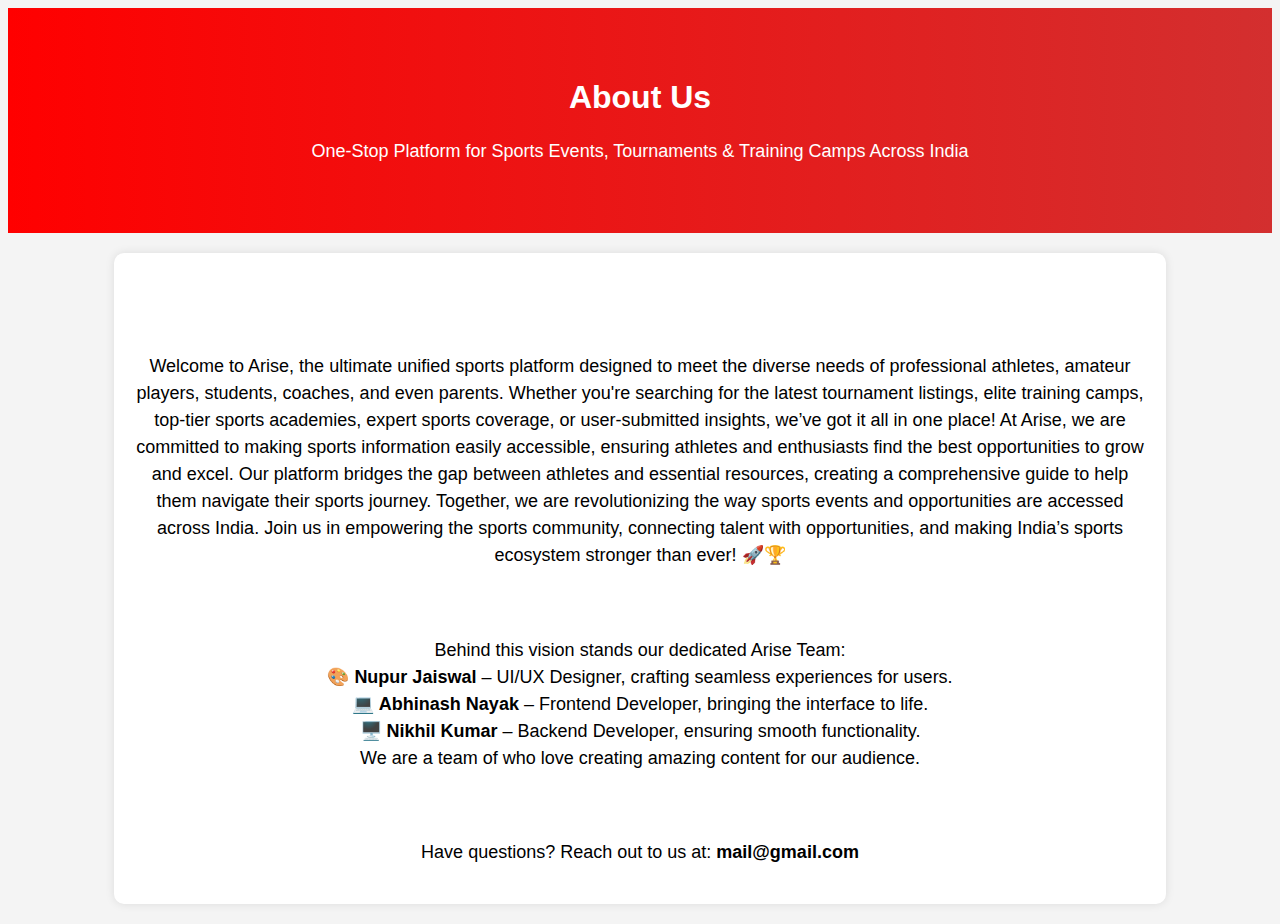
<file: about.html>
<!DOCTYPE html>
<html lang="en">
<head>
    <meta charset="UTF-8">
    <meta name="viewport" content="width=device-width, initial-scale=1.0">
    <title>About Us</title>
    <link rel="stylesheet" href="about.css"> <!-- Linking the CSS file -->
</head>
<body>
    <header>
        <h1>About Us</h1>
        <p> One-Stop Platform for Sports Events, Tournaments & Training Camps Across India</p>
</header>

    <section class="about-content">
        <h1>Our Story</h1>
        <p>Welcome to Arise, the ultimate unified sports platform designed to meet the diverse needs of professional athletes, amateur players, students, coaches, and even parents. Whether you're searching for the latest tournament listings, elite training camps, top-tier sports academies, expert sports coverage, or user-submitted insights, we’ve got it all in one place!

At Arise, we are committed to making sports information easily accessible, ensuring athletes and enthusiasts find the best opportunities to grow and excel. Our platform bridges the gap between athletes and essential resources, creating a comprehensive guide to help them navigate their sports journey.
Together, we are revolutionizing the way sports events and opportunities are accessed across India. Join us in empowering the sports community, connecting talent with opportunities, and making India’s sports ecosystem stronger than ever! 🚀🏆</p>
    </p>

        <h2>Meet the Team</h2>
        <p>Behind this vision stands our dedicated Arise Team:<br>
        🎨 <b>Nupur Jaiswal</b> – UI/UX Designer, crafting seamless experiences for users. <br>
        💻 <b>Abhinash Nayak</b> – Frontend Developer, bringing the interface to life. <br>
        🖥️ <b>Nikhil Kumar</b> – Backend Developer, ensuring smooth functionality.<br>
        We are a team of who love creating amazing content for our audience.</p>

        <h2>Contact Us</h2>
        <p>Have questions? Reach out to us at: <strong>mail@gmail.com</strong></p>
    </section>
</body>
</html>
</file>
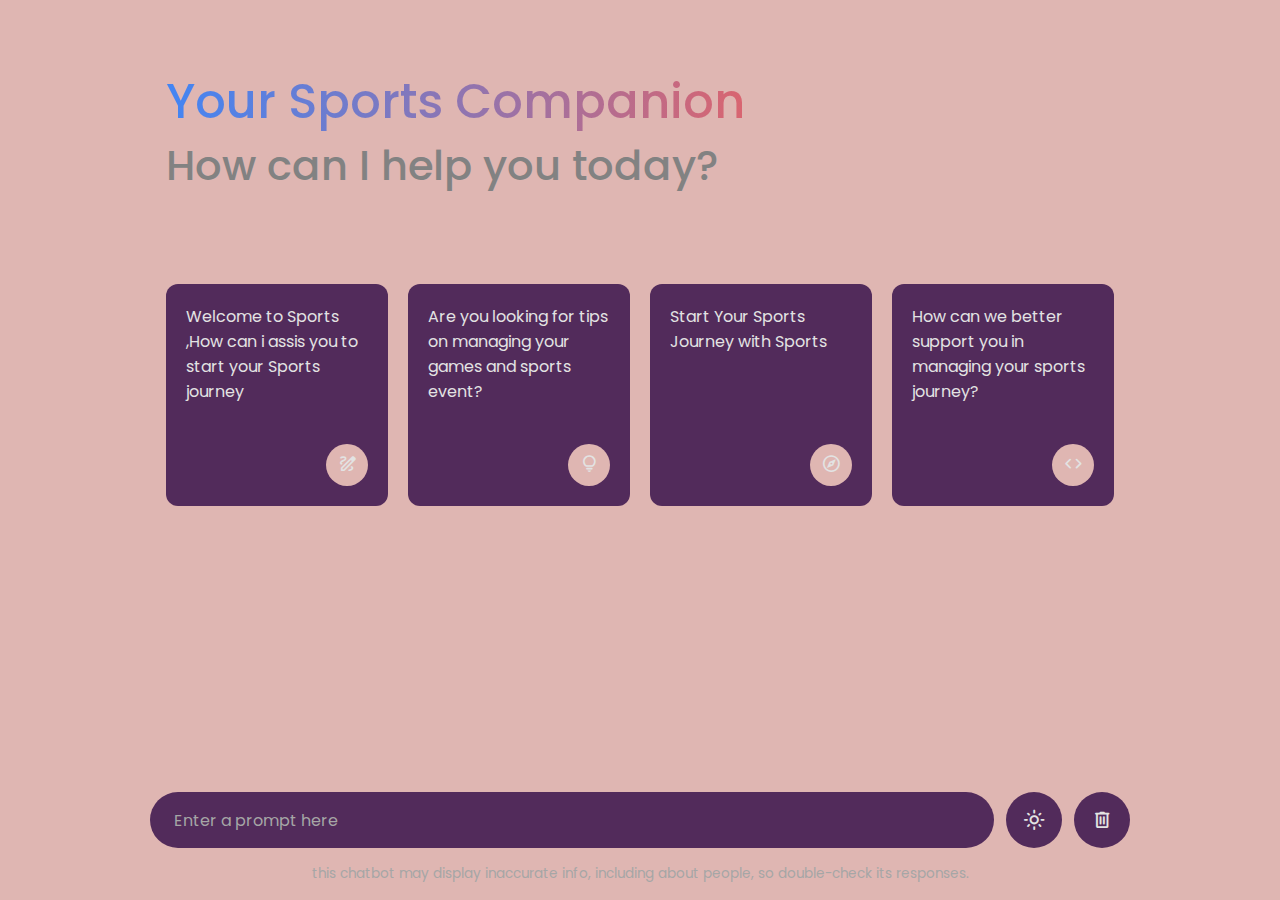
<file: chatbot.html>
<!DOCTYPE html>
<html lang="en">
<head>
<meta charset="UTF-8">
<meta name="viewport" content="width=device-width, initial-scale=1.0">
<title>Sposts Chatbot</title>
<link rel="stylesheet" href="https://fonts.googleapis.com/css2?family=Material+Symbols+Rounded:opsz,wght,FILL,GRAD@24,400,0,0" />
<link rel="stylesheet" href="chatbot.css">
</head>
<body>
<header class="header">
    <h1 class="title"> Your Sports Companion</h1>
    <p class="subtitle">How can I help you today?</p>

    <ul class="suggestion-list">
    <li class="suggestion">
        <h4 class="text">Welcome to Sports ,How can i assis you to start your Sports journey</h4>
        <span class="icon material-symbols-rounded">draw</span>
    </li>
    <li class="suggestion">
        <h4 class="text">Are you looking for tips on managing your games and sports event?</h4>
        <span class="icon material-symbols-rounded">lightbulb</span>
    </li>
    <li class="suggestion">
        <h4 class="text">Start Your Sports Journey with Sports</h4>
        <span class="icon material-symbols-rounded">explore</span>
    </li>
    <li class="suggestion">
        <h4 class="text">How can we better support you in managing your sports journey?</h4>
        <span class="icon material-symbols-rounded">code</span>
    </li>
    </ul>
</header>

<div class="chat-list"></div>

<div class="typing-area">
    <form action="#" class="typing-form">
    <div class="input-wrapper">
        <input type="text" placeholder="Enter a prompt here" class="typing-input" required />
        <button id="send-message-button" class="icon material-symbols-rounded">send</button>
    </div>
    <div class="action-buttons">
        <span id="theme-toggle-button" class="icon material-symbols-rounded">light_mode</span>
        <span id="delete-chat-button" class="icon material-symbols-rounded">delete</span>
    </div>
    </form>
    <p class="disclaimer-text">
    this chatbot may display inaccurate info, including about people, so double-check its responses.
    </p>
</div>

<script src="chatbot.js"></script>
</body>
</html>
</file>
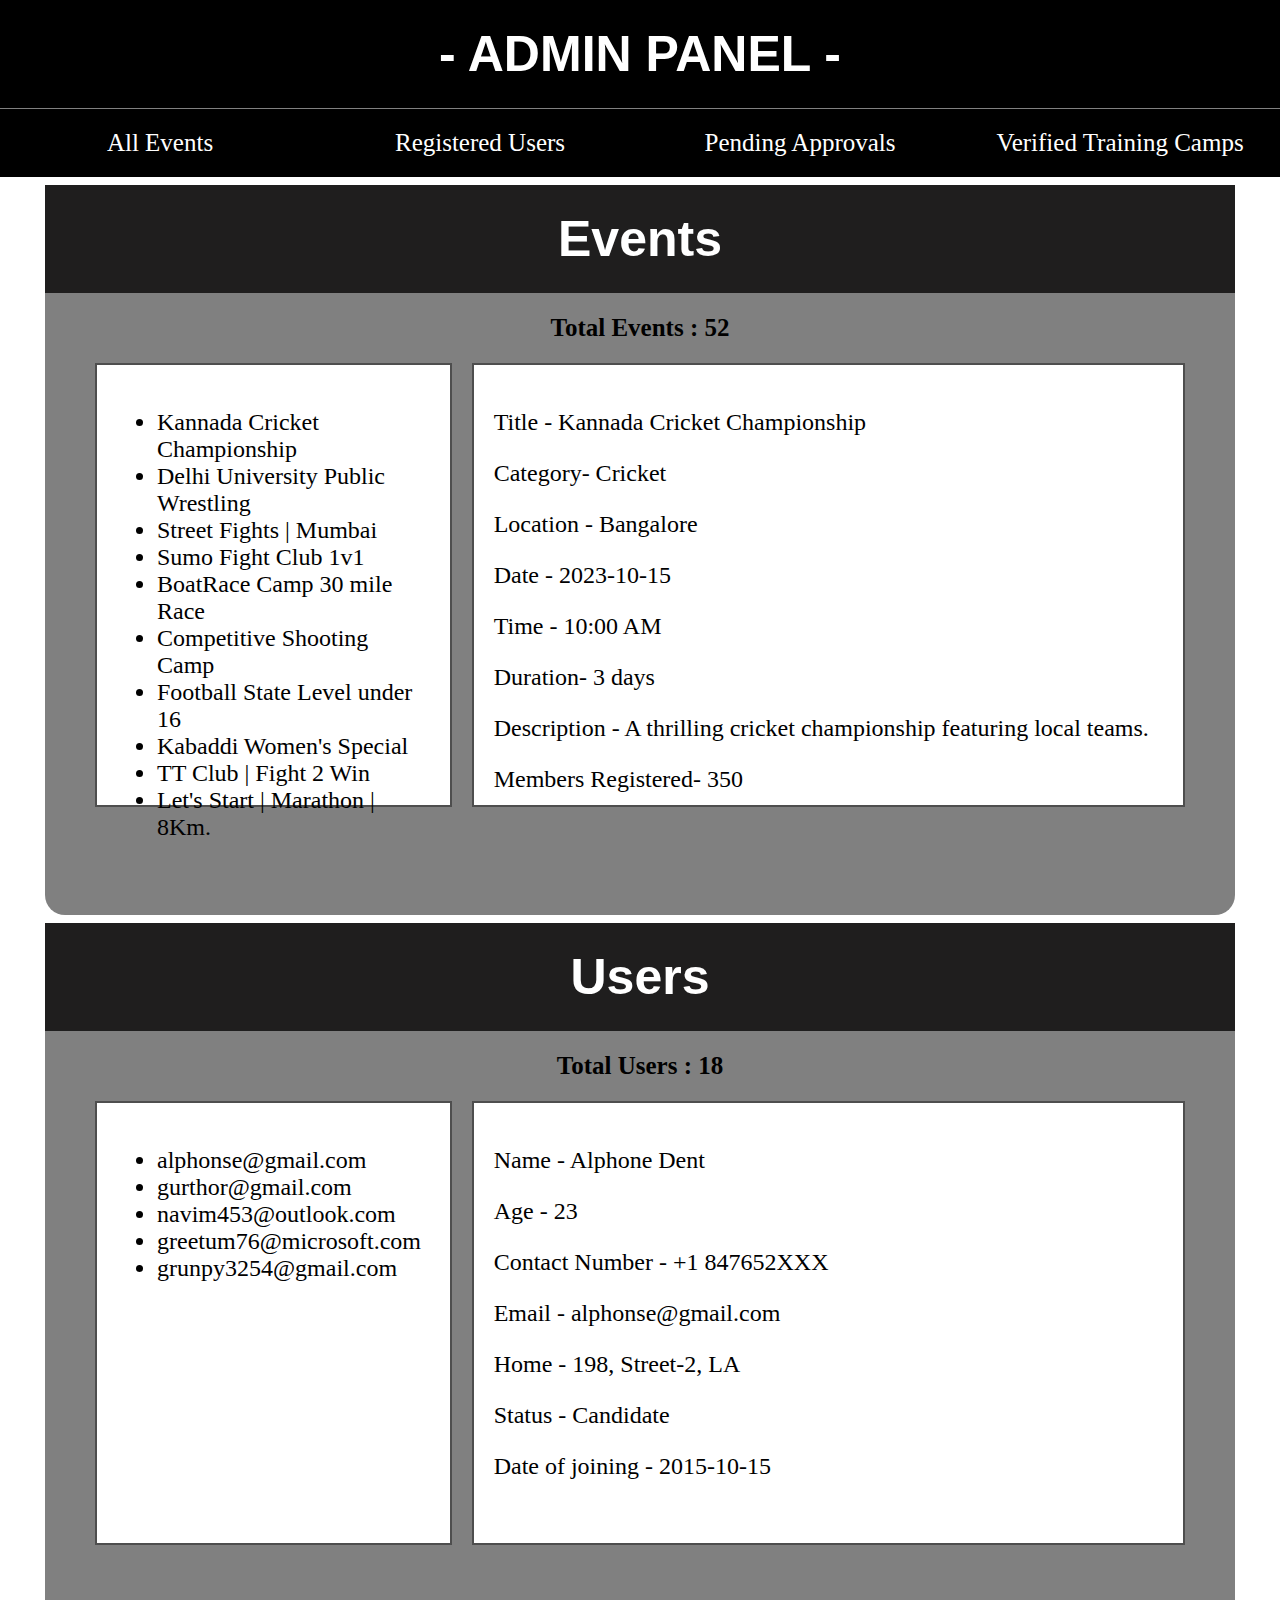
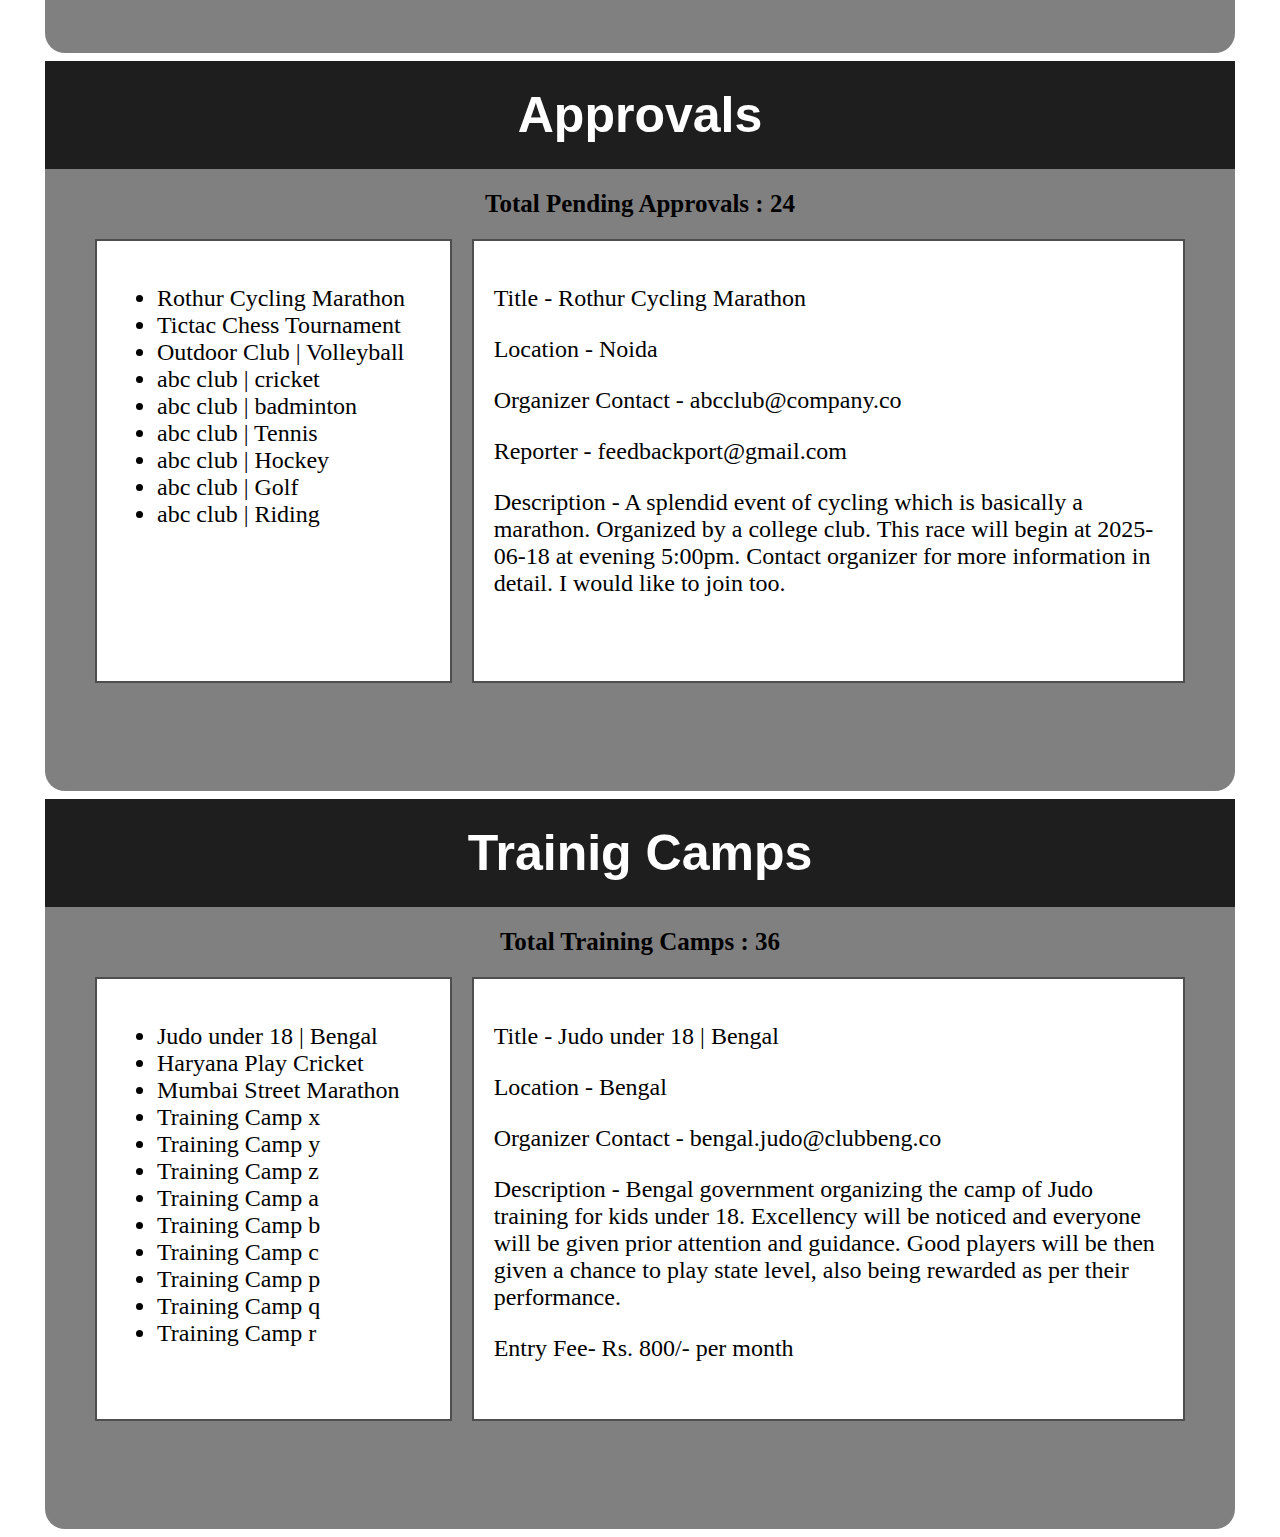
<file: html/admin-panel.html>
<!DOCTYPE html>
<html lang="en">

<head>
   <meta charset="UTF-8" />
   <meta name="viewport" content="width=device-width, initial-scale=1.0" />
   <title>SportSpot Admin Dashboard</title>
   <link rel="stylesheet" href="styles/admin-panel.css" />
</head>

<body>
   <h1>- ADMIN PANEL -</h1>
   <div id="card-container">
      <div class="card">All Events</div>
      <div class="card">Registered Users</div>
      <div class="card">Pending Approvals</div>
      <div class="card">Verified Training Camps</div>
   </div>

   <!-- Events Card content -->
   <section id="card-content">
      <h1>Events</h1>
      <h2>Total Events : <span>52</span> </h2>
      <div id="event-content">
         <div id="event-name">
            <ul>
               <li>Kannada Cricket Championship</li>
               <li>Delhi University Public Wrestling</li>
               <li>Street Fights | Mumbai</li>
               <li>Sumo Fight Club 1v1</li>
               <li>BoatRace Camp 30 mile Race</li>
               <li>Competitive Shooting Camp</li>
               <li>Football State Level under 16</li>
               <li>Kabaddi Women's Special</li>
               <li>TT Club | Fight 2 Win</li>
               <li>Let's Start | Marathon | 8Km.</li>
            </ul>
         </div>
         <div id="event-detail">
            <p>Title - Kannada Cricket Championship</p>
            <p>Category- Cricket</p>
            <p>Location - Bangalore</p>
            <p>Date - 2023-10-15</p>
            <p>Time - 10:00 AM</p>
            <p>Duration- 3 days</p>
            <p>Description - A thrilling cricket championship featuring local teams.</p>
            <p>Members Registered- 350</p>
         </div>
      </div>
   </section>

   <!-- Users Card Content -->
   <section id="card-content">
      <h1>Users</h1>
      <h2>Total Users : <span>18</span> </h2>
      <div id="event-content">
         <div id="event-name">
            <ul>
               <li>alphonse@gmail.com</li>
               <li>gurthor@gmail.com</li>
               <li>navim453@outlook.com</li>
               <li>greetum76@microsoft.com</li>
               <li>grunpy3254@gmail.com</li>
            </ul>
         </div>
         <div id="event-detail">
            <p>Name - Alphone Dent</p>
            <p>Age - 23</p>
            <p>Contact Number - +1 847652XXX</p>
            <p>Email - alphonse@gmail.com</p>
            <p>Home - 198, Street-2, LA</p>
            <p>Status - Candidate</p>
            <p>Date of joining - 2015-10-15</p>
         </div>
      </div>
   </section>

   <!-- Approvals Card Content -->
   <section id="card-content">
      <h1>Approvals</h1>
      <h2>Total Pending Approvals : <span>24</span> </h2>
      <div id="event-content">
         <div id="event-name">
            <ul>
               <li>Rothur Cycling Marathon</li>
               <li>Tictac Chess Tournament</li>
               <li>Outdoor Club | Volleyball</li>
               <li>abc club | cricket</li>
               <li>abc club | badminton</li>
               <li>abc club | Tennis</li>
               <li>abc club | Hockey</li>
               <li>abc club | Golf</li>
               <li>abc club | Riding</li>
            </ul>
         </div>
         <div id="event-detail">
            <p>Title - Rothur Cycling Marathon</p>
            <p>Location - Noida</p>
            <p>Organizer Contact - abcclub@company.co</p>
            <p>Reporter - feedbackport@gmail.com</p>
            <p>Description - A splendid event of cycling which is basically a marathon. Organized by a college club.
               This race will begin at 2025-06-18 at evening 5:00pm. Contact organizer for more information in detail. I
               would like to join too.</p>
         </div>
      </div>
   </section>

   <!-- Training Camps -->
   <section id="card-content">
      <h1>Trainig Camps</h1>
      <h2>Total Training Camps : <span>36</span> </h2>
      <div id="event-content">
         <div id="event-name">
            <ul>
               <li>Judo under 18 | Bengal</li>
               <li>Haryana Play Cricket</li>
               <li>Mumbai Street Marathon</li>
               <li>Training Camp x</li>
               <li>Training Camp y</li>
               <li>Training Camp z</li>
               <li>Training Camp a</li>
               <li>Training Camp b</li>
               <li>Training Camp c</li>
               <li>Training Camp p</li>
               <li>Training Camp q</li>
               <li>Training Camp r</li>
            </ul>
         </div>
         <div id="event-detail">
            <p>Title - Judo under 18 | Bengal</p>
            <p>Location - Bengal</p>
            <p>Organizer Contact - bengal.judo@clubbeng.co</p>
            <p>Description - Bengal government organizing the camp of Judo training for kids under 18. Excellency will
               be noticed and everyone will be given prior attention and guidance. Good players will be then given a
               chance to play state level, also being rewarded as per their performance.</p>
            <p>Entry Fee- Rs. 800/- per month</p>
         </div>
      </div>
   </section>
</body>

</html>
</file>
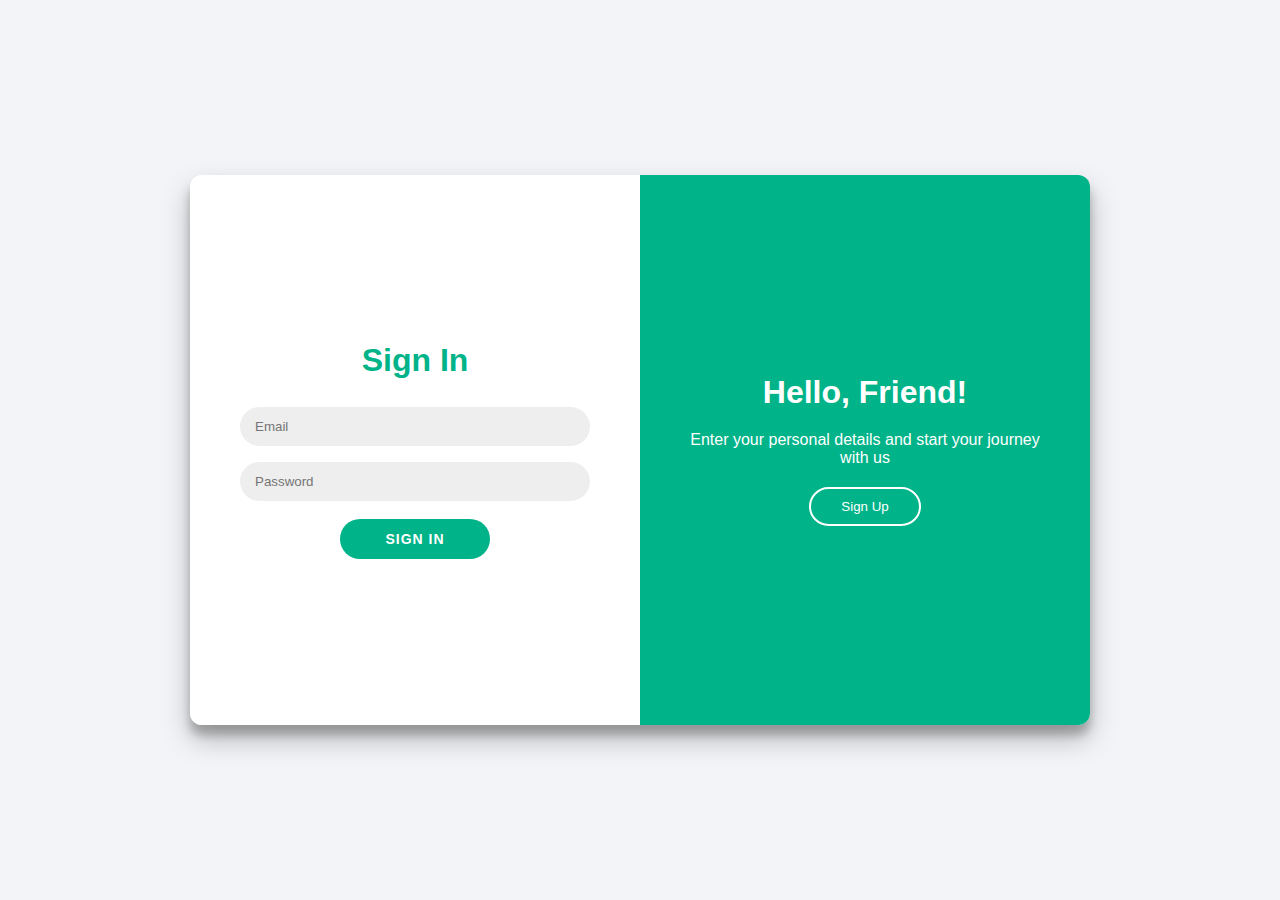
<file: html/login.html>
<!DOCTYPE html>
<html lang="en">
<head>
  <meta charset="UTF-8" />
  <meta name="viewport" content="width=device-width, initial-scale=1.0"/>
  <title> Login/Sign Up</title>
  <link rel="stylesheet" href="./styles/login.css">
  
  
</head>
<body>
  <div class="container" id="container">
    <div class="form-container sign-up-container">
      <form>
        <h1>Create Account</h1>
        <input type="text" placeholder="Name" />
       
        <input type="email" placeholder="Email" />
        <input type="password" placeholder="Password" />
        <button>Sign Up</button>
      </form>
    </div>
    <div class="form-container sign-in-container">
      <form>
        <h1>Sign In</h1>
        <input type="email" placeholder="Email" />
        <input type="password" placeholder="Password" />
        <button>Sign In</button>
      </form>
    </div>
    <div class="overlay-container">
      <div class="overlay">
        <div class="overlay-panel overlay-left">
          <h1>Welcome Back!</h1>
          <p>To keep connected with us please login with your personal info</p>
          <button class="ghost" id="signIn">Sign In</button>
        </div>
        <div class="overlay-panel overlay-right">
          <h1>Hello, Friend!</h1>
          <p>Enter your personal details and start your journey with us</p>
          <button class="ghost" id="signUp">Sign Up</button>
        </div>
      </div>
    </div>
  </div>
 <script src="./script/login.js"></script>
</body>
</html>
</file>
<file: about.css>
body {
    font-family: Arial, sans-serif;
    background-color: #f4f4f4;
    text-align: center;
}

header {
     background: linear-gradient(to right, #FF0000, #D32F2F);
    color: white;
    padding: 50px;
}

.about-content {
    width: 80%;
    margin: 20px auto;
    padding: 20px;
    background: white;
    border-radius: 10px;
    box-shadow: 0 0 10px rgba(0, 0, 0, 0.1);
}

h1, h2 {
    color: #ffffff;
}

p {
    font-size: 18px;
    line-height: 1.5;
}
</file>
<file: chatbot.css>
@import url('https://fonts.googleapis.com/css2?family=Poppins:wght@400;500;600&display=swap');

    * {
    margin: 0;
    padding: 0;
    box-sizing: border-box;
    font-family: "Poppins", sans-serif;
    }

    :root {
    --text-color: #E3E3E3;
    --subheading-color: #828282;
    --placeholder-color: #A6A6A6;
    --primary-color: #dfb6b2;
    --secondary-color: #522b5b;
    --secondary-hover-color: #444;
    }

    .light_mode {
    --text-color: #222;
    --subheading-color: #A0A0A0;
    --placeholder-color: #6C6C6C;
    --primary-color: #FFF;
    --secondary-color: #E9EEF6;
    --secondary-hover-color: #DBE1EA;
    }

    body {
    background: var(--primary-color);
    }

    .header, .chat-list .message, .typing-form {
    margin: 0 auto;
    max-width: 980px;
    }

    .header {
    margin-top: 6vh;
    padding: 1rem;
    overflow-x: hidden;
    }

    body.hide-header .header {
    margin: 0;
    display: none;
    }

    .header :where(.title, .subtitle) {
    color: var(--text-color);
    font-weight: 500;
    line-height: 4rem;
    }

    .header .title {
    width: fit-content;
    font-size: 3rem;
    background-clip: text;
    background: linear-gradient(to right, #4285f4, #d96570);
    -webkit-background-clip: text;
    -webkit-text-fill-color: transparent;
    }

    .header .subtitle {
    font-size: 2.6rem;
    color: var(--subheading-color);
    }

    .suggestion-list {
    width: 100%;
    list-style: none;
    display: flex;
    gap: 1.25rem;
    margin-top: 9.5vh;
    overflow: hidden;
    overflow-x: auto;
    scroll-snap-type: x mandatory;
    scrollbar-width: none;
    }

    .suggestion-list .suggestion {
    cursor: pointer;
    padding: 1.25rem;
    width: 222px;
    flex-shrink: 0;
    display: flex;
    flex-direction: column;
    align-items: flex-end;
    border-radius: 0.75rem;
    justify-content: space-between;
    background: var(--secondary-color);
    transition: 0.2s ease;
    }

    .suggestion-list .suggestion:hover {
    background: var(--secondary-hover-color);
    }

    .suggestion-list .suggestion :where(.text, .icon) {
    font-weight: 400;
    color: var(--text-color);
    }

    .suggestion-list .suggestion .icon {
    width: 42px;
    height: 42px;
    display: flex;
    font-size: 1.3rem;
    margin-top: 2.5rem;
    align-self: flex-end;
    align-items: center;
    border-radius: 50%;
    justify-content: center;
    color: var(--text-color);
    background: var(--primary-color);
    }

    .chat-list {
    padding: 2rem 1rem 12rem;
    max-height: 100vh;
    overflow-y: auto;
    scrollbar-color: #999 transparent;
    }

    .chat-list .message.incoming {
    margin-top: 1.5rem;
    }

    .chat-list .message .message-content {
    display: flex;
    gap: 1.5rem;
    width: 100%;
    align-items: center;
    }

    .chat-list .message .text {
    color: var(--text-color);
    white-space: pre-wrap;
    }

    .chat-list .message.error .text {
    color: #e55865;
    }

    .chat-list .message.loading .text {
    display: none;
    }

    .chat-list .message .avatar {
    width: 40px;
    height: 40px;
    object-fit: cover;
    border-radius: 50%;
    align-self: flex-start;
    }

    .chat-list .message.loading .avatar {
    animation: rotate 3s linear infinite;
    }

    @keyframes rotate {
    100% {
    transform: rotate(360deg);
    }
    }

    .chat-list .message .icon {
    color: var(--text-color);
    cursor: pointer;
    height: 35px;
    width: 35px;
    border-radius: 50%;
    display: flex;
    align-items: center;
    justify-content: center;
    background: none;
    font-size: 1.25rem;
    margin-left: 3.5rem;
    visibility: hidden;
    }

    .chat-list .message .icon.hide {
    visibility: hidden;
    }

    .chat-list .message:not(.loading, .error):hover .icon:not(.hide){
    visibility: visible;
    }

    .chat-list .message .icon:hover {
    background: var(--secondary-hover-color);
    }

    .chat-list .message .loading-indicator {
    display: none;
    gap: 0.8rem;
    width: 100%;
    flex-direction: column;
    }

    .chat-list .message.loading .loading-indicator {
    display: flex;
    }

    .chat-list .message .loading-indicator .loading-bar {
    height: 11px;
    width: 100%;
    border-radius: 0.135rem;
    background-position: -800px 0;
    background: linear-gradient(to right, #4285f4, var(--primary-color), #4285f4);
    animation: loading 3s linear infinite;
    }

    .chat-list .message .loading-indicator .loading-bar:last-child {
    width: 70%;
    }

    @keyframes loading {
    0% {
    background-position: -800px 0;
    }

    100% {
    background-position: 800px 0;
    }
    }

    .typing-area {
    position: fixed;
    width: 100%;
    left: 0;
    bottom: 0;
    padding: 1rem;
    background: var(--primary-color);
    }

    .typing-area :where(.typing-form, .action-buttons) {
    display: flex;
    gap: 0.75rem;
    }

    .typing-form .input-wrapper {
    width: 100%;
    height: 56px;
    display: flex;
    position: relative;
    }

    .typing-form .typing-input {
    height: 100%;
    width: 100%;
    border: none;
    outline: none;
    resize: none;
    font-size: 1rem;
    color: var(--text-color);
    padding: 1.1rem 4rem 1.1rem 1.5rem;
    border-radius: 100px;
    background: var(--secondary-color);
    }

    .typing-form .typing-input:focus {
    background: var(--secondary-hover-color);
    }

    .typing-form .typing-input::placeholder {
    color: var(--placeholder-color);
    }

    .typing-area .icon {
    width: 56px;
    height: 56px;
    flex-shrink: 0;
    cursor: pointer;
    border-radius: 50%;
    display: flex;
    font-size: 1.4rem;
    color: var(--text-color);
    align-items: center;
    justify-content: center;
    background: var(--secondary-color);
    transition: 0.2s ease;
    }

    .typing-area .icon:hover {
    background: var(--secondary-hover-color);
    }

    .typing-form #send-message-button {
    position: absolute;
    right: 0;
    outline: none;
    border: none;
    transform: scale(0);
    background: transparent;
    transition: transform 0.2s ease;
    }

    .typing-form .typing-input:valid ~ #send-message-button {
    transform: scale(1);
    }

    .typing-area .disclaimer-text {
    text-align: center;
    font-size: 0.85rem;
    margin-top: 1rem;
    color: var(--placeholder-color);
    }

    @media (max-width: 768px) {
    .header :is(.title, .subtitle) {
    font-size: 2rem;
    line-height: 2.6rem;
    }

    .header .subtitle {
    font-size: 1.7rem;
    }

    .typing-area :where(.typing-form, .action-buttons) {
    gap: 0.4rem;
    }

    .typing-form .input-wrapper {
    height: 50px;
    }

    .typing-form .typing-input {
    padding: 1.1rem 3.5rem 1.1rem 1.2rem;
    }

    .typing-area .icon {
    height: 50px;
    width: 50px;
    }

    .typing-area .disclaimer-text {
    font-size: 0.75rem;
    margin-top: 0.5rem;
    }
    }
</file>
<file: html/styles/admin-panel.css>
body {
   background-color: white;
   color: black;
   margin: 0px;
}

h1 {
   padding: 25px;
   margin: 0px;
   background-color: black;
   color: white;
   text-align: center;
   font: bold 50px 'Arial', sans-serif;
}

#card-container {
   border-top: 1px solid grey;
   display: grid;
   grid-template-columns: 1fr 1fr 1fr 1fr;
}

.card {
   padding: 20px 0px;
   ;
   font-size: 25px;
   background-color: black;
   color: white;
   display: flex;
   align-items: center;
   justify-content: center;
}

#card-content {
   background-color: grey;
   height: 730px;
   /* change height as per content */
   margin: 8px 45px;
   border-radius: 0px 0px 20px 20px;
}

#card-content>h1 {
   font-size: 25x;
   background-color: rgb(31, 30, 30);
}

#card-content>h2 {
   font-size: 25px;
   display: block;
   text-align: center;
}

#event-content {
   padding: 0px 50px;
   gap: 20px;
   /* border: 3px solid black; */
   display: grid;
   grid-template-columns: 2fr 4fr;
}

#event-name {
   padding: 20px;
   font-size: 1.5rem;
   border: 2px solid rgb(78, 78, 78);
   background-color: white;
   height: 400px;
}

#event-detail {
   padding: 20px;
   font-size: 1.5rem;
   border: 2px solid rgb(78, 78, 78);
   height: 400px;
   background-color: white;
}
</file>
<file: html/styles/login.css>
* {
      box-sizing: border-box;
      margin: 0;
      padding: 0;
      font-family: 'Segoe UI', sans-serif;
    }

    body {
      background: #f2f4f7;
      display: flex;
      justify-content: center;
      align-items: center;
      height: 100vh;
      /* background-image: url('https://i.imgur.com/kYyBRzS.png'); */
      background-size: cover;
      background-repeat: no-repeat;
    }

    .container {
      background-color: #fff;
      border-radius: 12px;
      box-shadow: 0 14px 28px rgba(0,0,0,0.25),
                  0 10px 10px rgba(0,0,0,0.22);
      position: relative;
      overflow: hidden;
      width: 900px;
      max-width: 100%;
      min-height: 550px;
    }

    .form-container {
      position: absolute;
      top: 0;
      height: 100%;
      transition: all 0.6s ease-in-out;
    }

    .sign-in-container {
      left: 0;
      width: 50%;
      z-index: 2;
    }

    .sign-up-container {
      left: 0;
      width: 50%;
      opacity: 0;
      z-index: 1;
    }

    .container.right-panel-active .sign-in-container {
      transform: translateX(100%);
    }

    .container.right-panel-active .sign-up-container {
      transform: translateX(100%);
      opacity: 1;
      z-index: 5;
      animation: show 0.6s;
    }

    @keyframes show {
      0%, 49.99% {
        opacity: 0;
        z-index: 1;
      }
      50%, 100% {
        opacity: 1;
        z-index: 5;
      }
    }

    form {
      background-color: #ffffff;
      display: flex;
      flex-direction: column;
      padding: 0 50px;
      height: 100%;
      justify-content: center;
      align-items: center;
      text-align: center;
    }

    form h1 {
      font-weight: bold;
      margin-bottom: 20px;
      color: #00b388;
    }

    form input {
      background-color: #eee;
      border: none;
      padding: 12px 15px;
      margin: 8px 0;
      width: 100%;
      border-radius: 20px;
    }

    form button {
      border-radius: 20px;
      border: none;
      background-color: #00b388;
      color: #ffffff;
      font-size: 14px;
      font-weight: bold;
      padding: 12px 45px;
      letter-spacing: 1px;
      text-transform: uppercase;
      transition: transform 80ms ease-in;
      cursor: pointer;
      margin-top: 10px;
    }

    .overlay-container {
      position: absolute;
      top: 0;
      left: 50%;
      width: 50%;
      height: 100%;
      overflow: hidden;
      transition: transform 0.6s ease-in-out;
      z-index: 100;
    }

    .container.right-panel-active .overlay-container {
      transform: translateX(-100%);
    }

    .overlay {
      background: #00b388;
      background-repeat: no-repeat;
      background-size: cover;
      background-position: 0 0;
      color: #ffffff;
      position: relative;
      left: -100%;
      height: 100%;
      width: 200%;
      transform: translateX(0);
      transition: transform 0.6s ease-in-out;
    }

    .container.right-panel-active .overlay {
      transform: translateX(50%);
    }

    .overlay-panel {
      position: absolute;
      display: flex;
      flex-direction: column;
      align-items: center;
      justify-content: center;
      padding: 40px;
      text-align: center;
      top: 0;
      height: 100%;
      width: 50%;
      transform: translateX(0);
      transition: transform 0.6s ease-in-out;
    }

    .overlay-left {
      transform: translateX(-20%);
    }

    .container.right-panel-active .overlay-left {
      transform: translateX(0);
    }

    .overlay-right {
      right: 0;
      transform: translateX(0);
    }

    .container.right-panel-active .overlay-right {
      transform: translateX(20%);
    }

    .ghost {
      background-color: transparent;
      border: 2px solid #fff;
      color: #fff;
      border-radius: 20px;
      padding: 10px 30px;
      cursor: pointer;
      transition: background-color 0.3s ease;
      margin-top: 20px;
    }

    .ghost:hover {
      background-color: rgba(255, 255, 255, 0.1);
    }

    .overlay-panel h1 {
      margin-bottom: 20px;
    }
</file>
